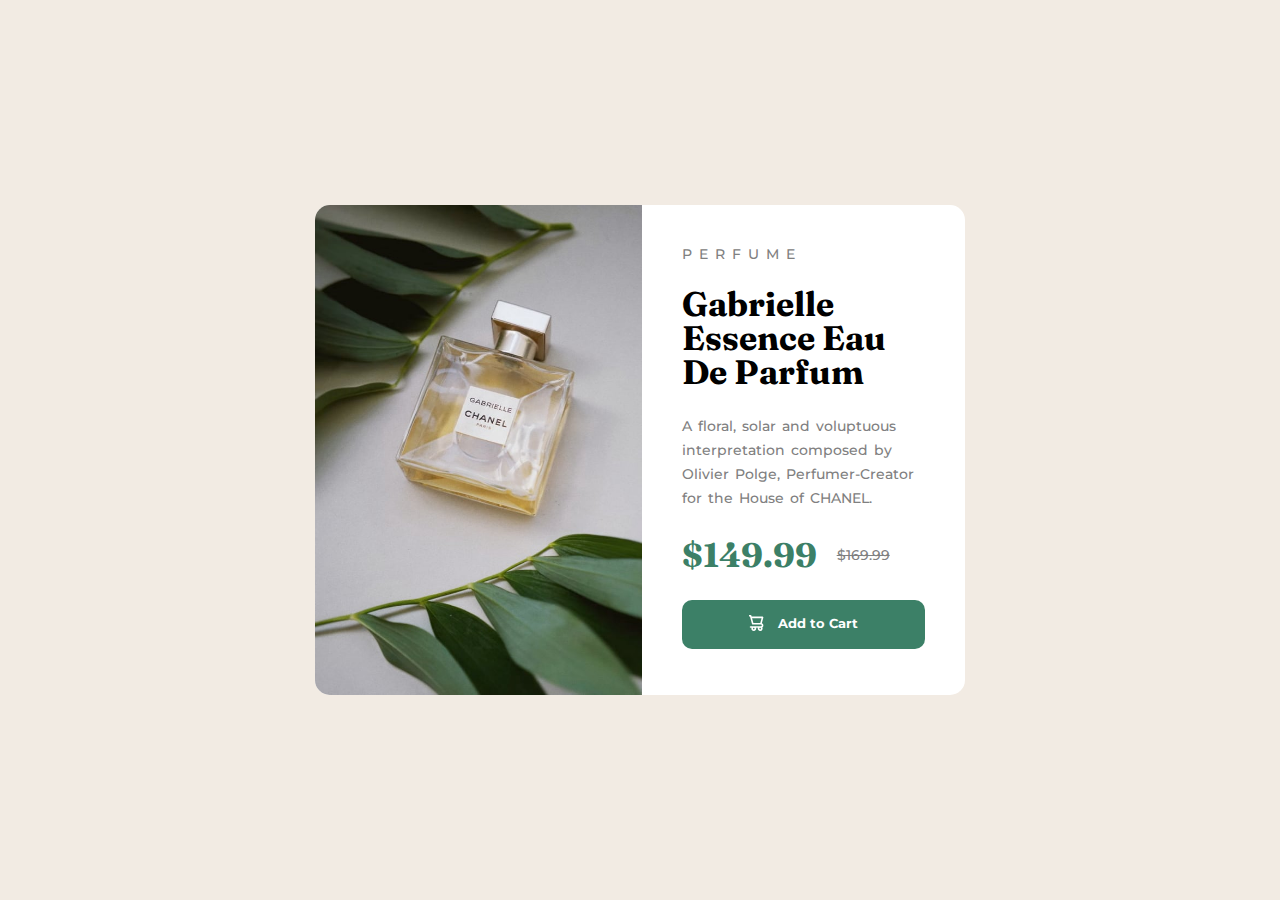
<file: index.html>
<!DOCTYPE html>
<html lang="en">
  <head>
    <meta charset="UTF-8" />
    <meta name="viewport" content="width=device-width, initial-scale=1.0" />
    <!-- displays site properly based on user's device -->

    <link
      rel="icon"
      type="image/png"
      sizes="32x32"
      href="./images/favicon-32x32.png"
    />

    <link rel="stylesheet" href="styles.css" />

    <title>Perfume | Product preview card component</title>
  </head>
  <body>
    <section class="card">
      <img
        src="./images/image-product-desktop.jpg"
        alt="Bottle of Chanel perfume."
      />
      <img
        id="mobile-image"
        src="./images/image-product-mobile.jpg"
        alt="Bottle of Chanel perfume."
      />
      <div class="product-info">
        <h2 class="product-type">PERFUME</h2>
        <h1 class="product-title">Gabrielle Essence Eau De Parfum</h1>
        <p class="product-description">
          A floral, solar and voluptuous interpretation composed by Olivier
          Polge, Perfumer-Creator for the House of CHANEL.
        </p>
        <div class="display-price">
          <h1 class="discount-price">$149.99</h1>
          <h3 class="original-price">$169.99</h3>
        </div>
        <button class="add-to-cart-btn" href="#">
          <div class="cart-icon">
            <svg width="15" height="16" xmlns="http://www.w3.org/2000/svg">
              <path
                d="M14.383 10.388a2.397 2.397 0 0 0-1.518-2.222l1.494-5.593a.8.8 0 0 0-.144-.695.8.8 0 0 0-.631-.28H2.637L2.373.591A.8.8 0 0 0 1.598 0H0v1.598h.983l1.982 7.4a.8.8 0 0 0 .799.59h8.222a.8.8 0 0 1 0 1.599H1.598a.8.8 0 1 0 0 1.598h.943a2.397 2.397 0 1 0 4.507 0h1.885a2.397 2.397 0 1 0 4.331-.376 2.397 2.397 0 0 0 1.12-2.021ZM11.26 7.99H4.395L3.068 3.196h9.477L11.26 7.991Zm-6.465 6.392a.8.8 0 1 1 0-1.598.8.8 0 0 1 0 1.598Zm6.393 0a.8.8 0 1 1 0-1.598.8.8 0 0 1 0 1.598Z"
                fill="#FFF"
              />
            </svg>
          </div>
          Add to Cart
        </button>
      </div>
    </section>
  </body>
</html>
</file>
<file: styles.css>
@import url('https://fonts.googleapis.com/css2?family=Fraunces:opsz,wght@9..144,700&family=Montserrat:wght@200;500;700&display=swap');
@import url('https://fonts.googleapis.com/css2?family=Fraunces:opsz,wght@9..144,700&display=swap');

:root {
  --darkcyan: hsl(158, 36%, 37%);
  --cream: hsl(30, 38%, 92%);
}

* {
  box-sizing: border-box;
  padding: 0px;
  margin: 0px;
}

body {
  background-color: var(--cream);
  height: 100vh;
  display: flex;
  justify-content: center;
  align-items: center;
}

body p {
  font-size: 14px;
}

img {
  width: 100%;
}

.product-type {
  font-family: 'Montserrat', serif;
  font-size: 14px;
  font-weight: 500;
  letter-spacing: 7px;
  color: gray;
  margin-bottom: 10%;
}

.product-title {
  font-family: 'Fraunces', serif;
  font-weight: 700;
  font-size: 34px;
  line-height: 34px;
  margin-bottom: 10%;
}

.product-description {
  font-family: 'Montserrat', serif;
  font-size: 14px;
  font-weight: 500;
  word-spacing: 2px;
  line-height: 24px;
  color: gray;
  margin-bottom: 10%;
}

.product-info {
  margin: 40px;
}

.card {
  background-color: white;
  max-width: 650px;
  height: 490px;
  display: flex;
  justify-content: space-between;
  border-radius: 15px;
}

.card img {
  max-width: 350px;
  max-height: 500px;
  border-radius: 15px 0px 0px 15px;
}

#mobile-image {
  display: none;
}

.display-price {
  display: flex;
  align-items: center;
  margin-bottom: 10%;
}

.discount-price {
  font-family: 'Fraunces', serif;
  font-size: 34px;
  margin-right: 20px;
  color: var(--darkcyan);
}

.original-price {
  font-family: 'Montserrat', serif;
  font-size: 14px;
  font-weight: 500;
  color: gray;
  text-decoration: line-through;
}

.add-to-cart-btn {
  width: 100%;
  cursor: pointer;
  border: none;
  background-color: var(--darkcyan);
  font-family: 'Montserrat', serif;
  font-weight: 700;
  color: white;
  border-radius: 10px;
  padding: 15px 60px;
  display: flex;
  justify-content: space-around;
}

.add-to-cart-btn:hover {
  background-color: #1a4031;
}

.add-to-cart-btn:focus {
  background-color: #1a4031;
}

@media only screen and (max-width: 375px) {
  .card img {
    display: none;
  }

  .card {
    display: block;
    margin: 0px 20px;
    height: 85vh;
  }

  #mobile-image {
    display: block;
    border-radius: 15px 15px 0px 0px;
    min-width: 100%;
  }
}
</file>
